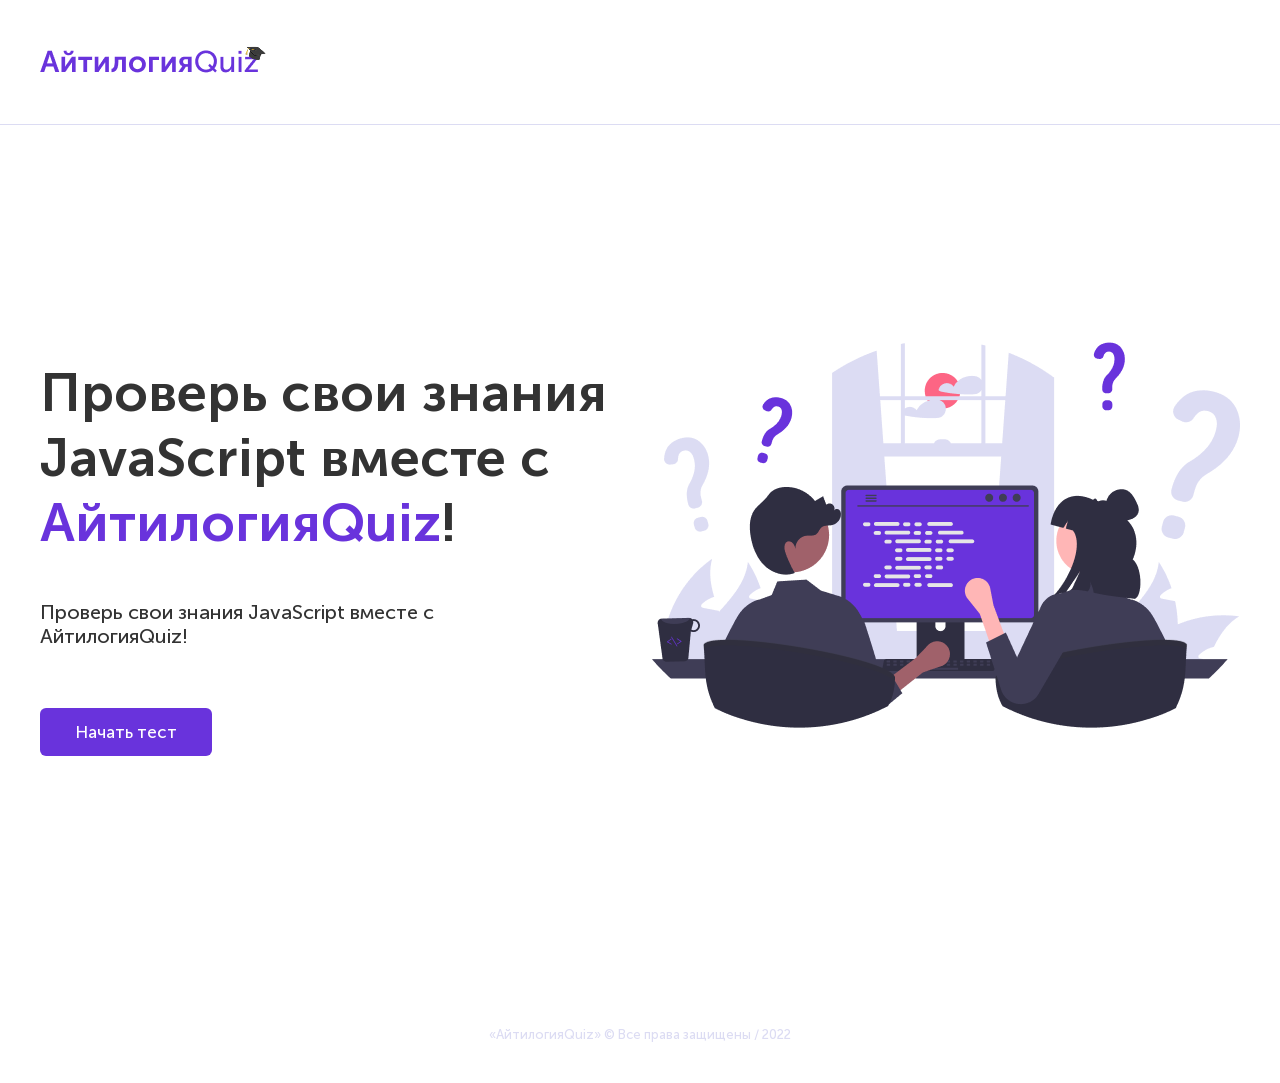
<file: index.html>
<!DOCTYPE html>
<html lang="ru">
<head>
    <meta charset="UTF-8">
    <title>Айтилогия Quiz</title>
    <link rel="stylesheet" href="styles/common.css">
    <link rel="stylesheet" href="styles/index.css">
</head>
<body>
<header class="header">
    <div class="container">
        <div class="logo">
            <img src="images/logo.png" alt="logotip">
        </div>
    </div>
</header>

<section class="main">
    <div class="container">
        <div class="main-content">
            <h1 class="big-title">Проверь свои знания JavaScript вместе с <span>АйтилогияQuiz</span>!</h1>
            <div class="main-description">Проверь свои знания JavaScript вместе с АйтилогияQuiz!</div>
            <div class="main-button">
                <a href="form.html" class="button">Начать тест</a>
            </div>
        </div>
        <div class="main-image">
            <img src="images/main-image.png" alt="main image">
        </div>
    </div>
</section>

<footer class="footer">«АйтилогияQuiz» © Все права защищены / 2022</footer>



</body>
</html>
</file>
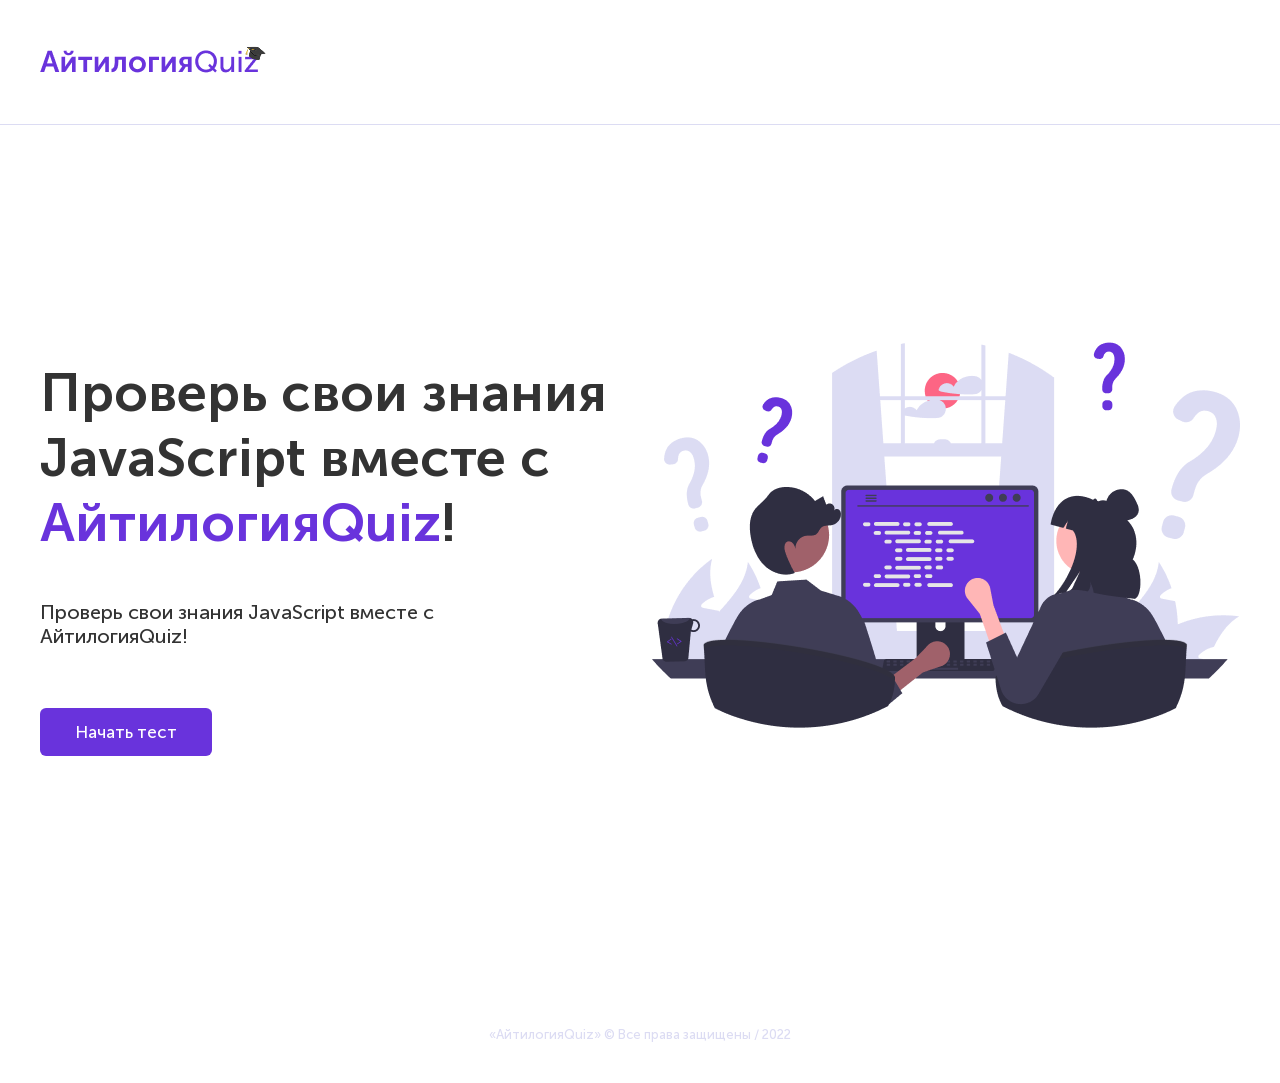
<file: answers.html>
<!DOCTYPE html>
<html lang="en">
<head>
    <meta charset="UTF-8">
    <title>Answers</title>
    <link rel="stylesheet" href="styles/common.css">
    <link rel="stylesheet" href="styles/answers.css">
</head>
<body>

<header class="header">
    <div class="container">
        <div class="logo">
            <img src="images/logo.png" alt="logotip">
        </div>
    </div>
</header>

<section class="answers">
    <div class="container">
        <div class="answers-test">
            <span class="answers-test-text">Результат прохождения теста</span>
            <img src="images/answers-arrow.png" alt="arrow">
            <span class="answer-test-name">Тест №1. “JavaScript: Начальный уровень”</span>
        </div>
        <div class="answers-content">
            <h1 class="big-title answers-content-title"><span>Правильные ответы</span> к тесту</h1>
            <div class="answers-questions">
                <div class="answer-question">
                    <div class="answer-question-title"><span>Вопрос 1:</span> Тут должен быть текст вопроса?</div>
                    <div class="answer-question-options">
                        <ul class="answer-question-options-ul">
                            <li class="test-question-option correct-answer"><span>Вариант ответа 1</span></li>
                            <li class="test-question-option"><span>Вариант ответа 2</span></li>
                            <li class="test-question-option"><span>Вариант ответа 3</span></li>
                            <li class="test-question-option"><span>Вариант ответа 4</span></li>
                        </ul>
                    </div>
                </div>

                <div class="answer-question">
                    <div class="answer-question-title"><span>Вопрос 2:</span> Тут должен быть текст вопроса?</div>
                    <div class="answer-question-options">
                        <ul class="answer-question-options-ul">
                            <li class="test-question-option wrong-answer"><span>Вариант ответа 1</span></li>
                            <li class="test-question-option"><span>Вариант ответа 2</span></li>
                            <li class="test-question-option"><span>Вариант ответа 3</span></li>
                            <li class="test-question-option"><span>Вариант ответа 4</span></li>
                        </ul>
                    </div>
                </div>

                <div class="answer-question">
                    <div class="answer-question-title"><span>Вопрос 3:</span> Тут должен быть текст вопроса?</div>
                    <div class="answer-question-options">
                        <ul class="answer-question-options-ul">
                            <li class="test-question-option"><span>Вариант ответа 1</span></li>
                            <li class="test-question-option"><span>Вариант ответа 2</span></li>
                            <li class="test-question-option"><span>Вариант ответа 3</span></li>
                            <li class="test-question-option correct-answer"><span>Вариант ответа 4</span></li>
                        </ul>
                    </div>
                </div>

                <div class="answer-question">
                    <div class="answer-question-title"><span>Вопрос 4:</span> Тут должен быть текст вопроса?</div>
                    <div class="answer-question-options">
                        <ul class="answer-question-options-ul">
                            <li class="test-question-option"><span>Вариант ответа 1</span></li>
                            <li class="test-question-option"><span>Вариант ответа 2</span></li>
                            <li class="test-question-option wrong-answer"><span>Вариант ответа 3</span></li>
                            <li class="test-question-option"><span>Вариант ответа 4</span></li>
                        </ul>
                    </div>
                </div>

                <div class="answer-question">
                    <div class="answer-question-title"><span>Вопрос 5:</span> Тут должен быть текст вопроса?</div>
                    <div class="answer-question-options">
                        <ul class="answer-question-options-ul">
                            <li class="test-question-option"><span>Вариант ответа 1</span></li>
                            <li class="test-question-option correct-answer"><span>Вариант ответа 2</span></li>
                            <li class="test-question-option"><span>Вариант ответа 3</span></li>
                            <li class="test-question-option"><span>Вариант ответа 4</span></li>
                        </ul>
                    </div>
                </div>

                </div>
            </div>
        <div class="answers-link-back">
            <a href="#">Обратно к моему результату теста <img class="arrow-answers" src="images/arrow-answers.png" alt="arrow"></a>
        </div>
        </div>
    </div>

    </div>
</section>

<footer class="footer">«АйтилогияQuiz» © Все права защищены / 2022</footer>

<script src="scripts/common.js"></script>
<script src="scripts/answers.js"></script>

</body>
</html>
</file>
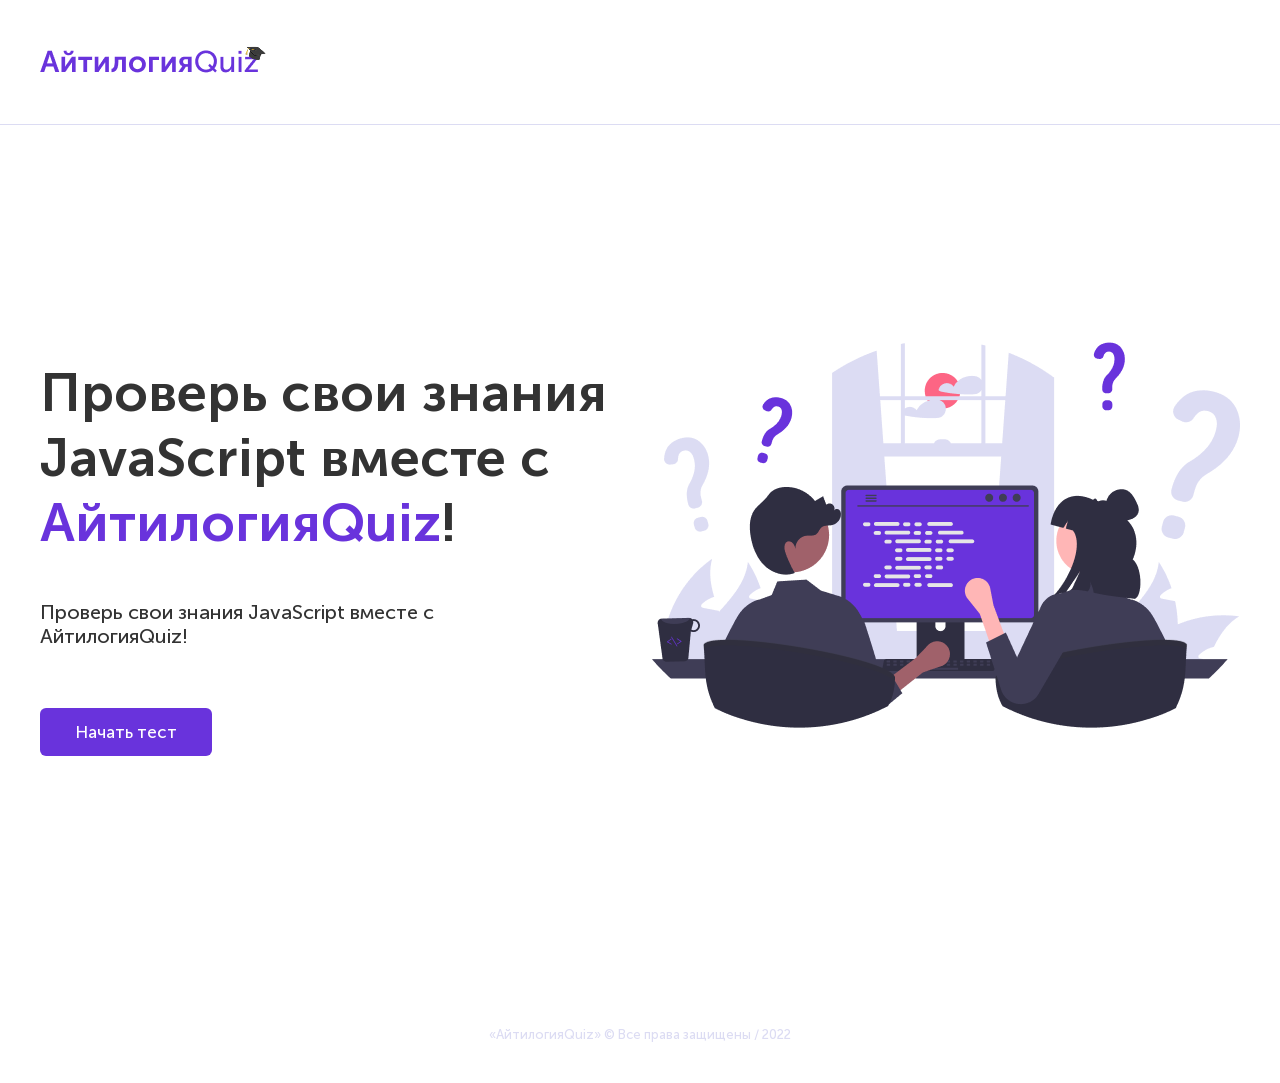
<file: choice.html>
<!DOCTYPE html>
<html lang="en">
<head>
    <meta charset="UTF-8">
    <title>Choice</title>
    <link rel="stylesheet" href="styles/common.css">
    <link rel="stylesheet" href="styles/choice.css">
</head>
<body>
<header class="header">
    <div class="container">
        <div class="logo">
            <img src="images/logo.png" alt="logotip">
        </div>
    </div>
</header>

<section class="choice">
    <div class="container">
        <div class="choice-content">
            <h1 class="choice-title common-title">Выберите <span>тему теста</span></h1>
            <div class="choice-description">Чтобы начать тест, выберите одну из предложенных ниже тем.</div>
            <div class="choice-options" id="choice-options">
                <!--            <div class="choice-option">-->
                <!--                <div class="choice-option-text">Тест №1. “JavaScript: Начальный уровень”</div>-->
                <!--                <div class="choice-option-arrow">-->
                <!--                    <img src="images/arrow.png" alt="arrow">-->
                <!--                </div>-->
                <!--            </div>-->
                <!--            <div class="choice-option">-->
                <!--                <div class="choice-option-text">Тест №2. “JavaScript: Продвинутый уровень”</div>-->
                <!--                <div class="choice-option-arrow">-->
                <!--                    <img src="images/arrow.png" alt="arrow">-->
                <!--                </div>-->
                <!--            </div>-->
                <!--            <div class="choice-option">-->
                <!--                <div class="choice-option-text">Тест №3. “JavaScript: Профессиональный уровень”</div>-->
                <!--                <div class="choice-option-arrow">-->
                <!--                    <img src="images/arrow.png" alt="arrow">-->
                <!--                </div>-->
            </div>
        </div>
        <div class="choice-image">
            <img src="images/choice-image.png" alt="people">
        </div>
    </div>

    </div>
</section>

<footer class="footer">«АйтилогияQuiz» © Все права защищены / 2022</footer>

<script src="scripts/common.js"></script>
<script src="scripts/choice.js"></script>

</body>
</html>
</file>
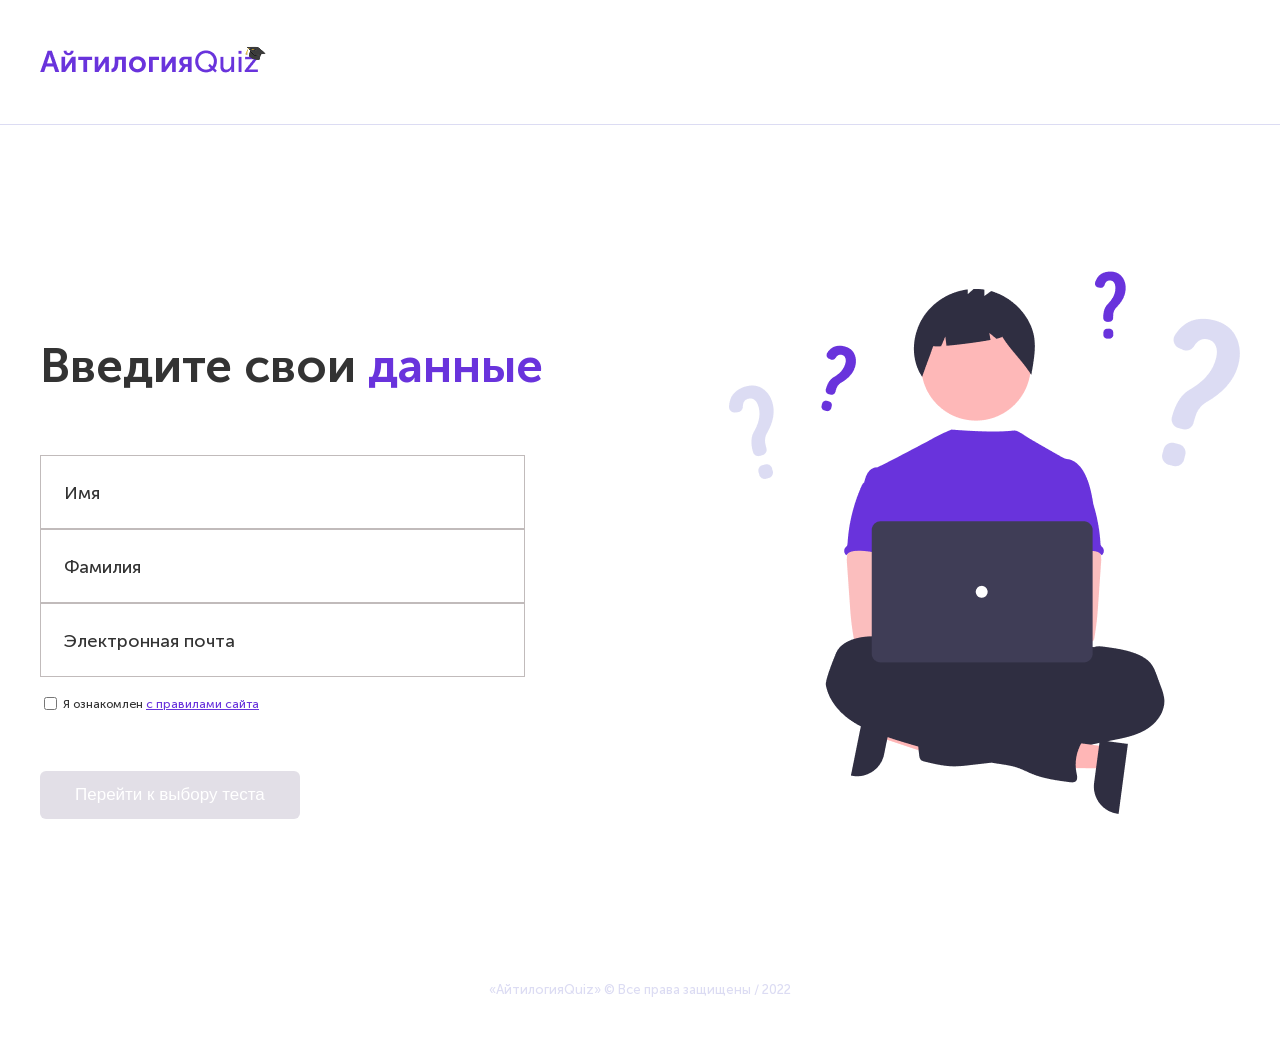
<file: form.html>
<!DOCTYPE html>
<html lang="en">
<head>
    <meta charset="UTF-8">
    <title>Registration</title>
    <link rel="stylesheet" href="styles/common.css">
    <link rel="stylesheet" href="styles/form.css">
</head>
<body>
<header class="header">
    <div class="container">
        <div class="logo">
            <img src="images/logo.png" alt="logotip">
        </div>
    </div>
</header>

<section class="form">
    <div class="container">
        <div class="form-content">
            <h1 class="form-title common-title">Введите свои <span>данные</span></h1>
            <div class="form-ditales">
                <div class="form-group">
                    <input type="text" class="form-input" id="name" required>
                    <label for="name" class="form-label">Имя</label>
                </div>
                <div class="form-group">
                    <input type="text" class="form-input" id="last-name" required>
                    <label for="last-name" class="form-label">Фамилия</label>
                </div>
                <div class="form-group">
                    <input type="text" class="form-input" id="email" required>
                    <label for="email" class="form-label">Электронная почта</label>
                </div>
                <div class="form-agree">
                    <input type="checkbox" id="agree" required>
                    <label for="agree">
                        Я ознакомлен <a href="#">с правилами сайта</a>
                    </label>
                </div>
                <div class="form-button">
                    <button class="button" id="process" disabled>Перейти к выбору теста</button>
                </div>
            </div>
        </div>
        <div class="form-image">
            <img src="images/info-image.png" alt="programmer">
        </div>
    </div>


</section>

<footer class="footer">«АйтилогияQuiz» © Все права защищены / 2022</footer>

<script src="scripts/form.js"></script>

</body>
</html>
</file>
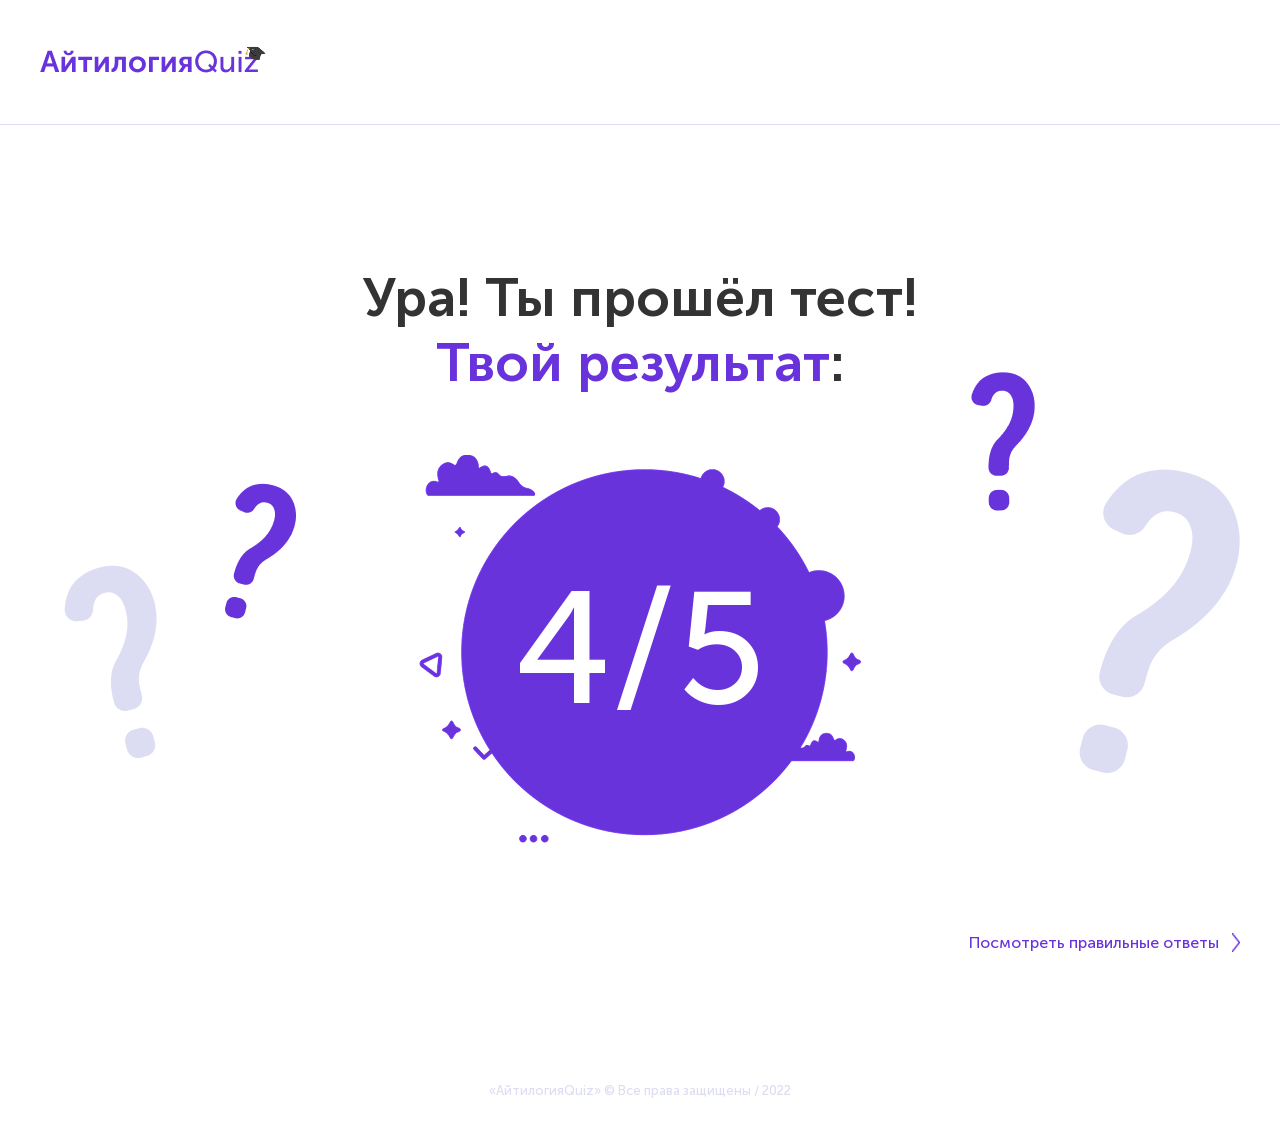
<file: result.html>
<!DOCTYPE html>
<html lang="en">
<head>
    <meta charset="UTF-8">
    <title>Результат</title>
    <link rel="stylesheet" href="styles/common.css">
    <link rel="stylesheet" href="styles/result.css">
</head>
<body>
<header class="header">
    <div class="container">
        <div class="logo">
            <img src="images/logo.png" alt="logotip">
        </div>
    </div>
</header>

<section class="result">
    <div class="container">
        <div class="result-image">
            <img src="images/question-marks.png" alt="questions">
        </div>
        <div class="result-title big-title">
            Ура! Ты прошёл тест! <span>Твой результат</span>:
        </div>
        <div class="result-score">
            4/5
        </div>
        <div class="watch-right-answers">
            <a href="#" class="links" id="watch-right-answers">Посмотреть правильные ответы <img src="images/arrow-result.png" alt="arrow"></a>
        </div>
    </div>
</section>

<footer class="footer">«АйтилогияQuiz» © Все права защищены / 2022</footer>

<script src="scripts/common.js"></script>
<script src="scripts/results.js"></script>

</body>
</html>
</file>
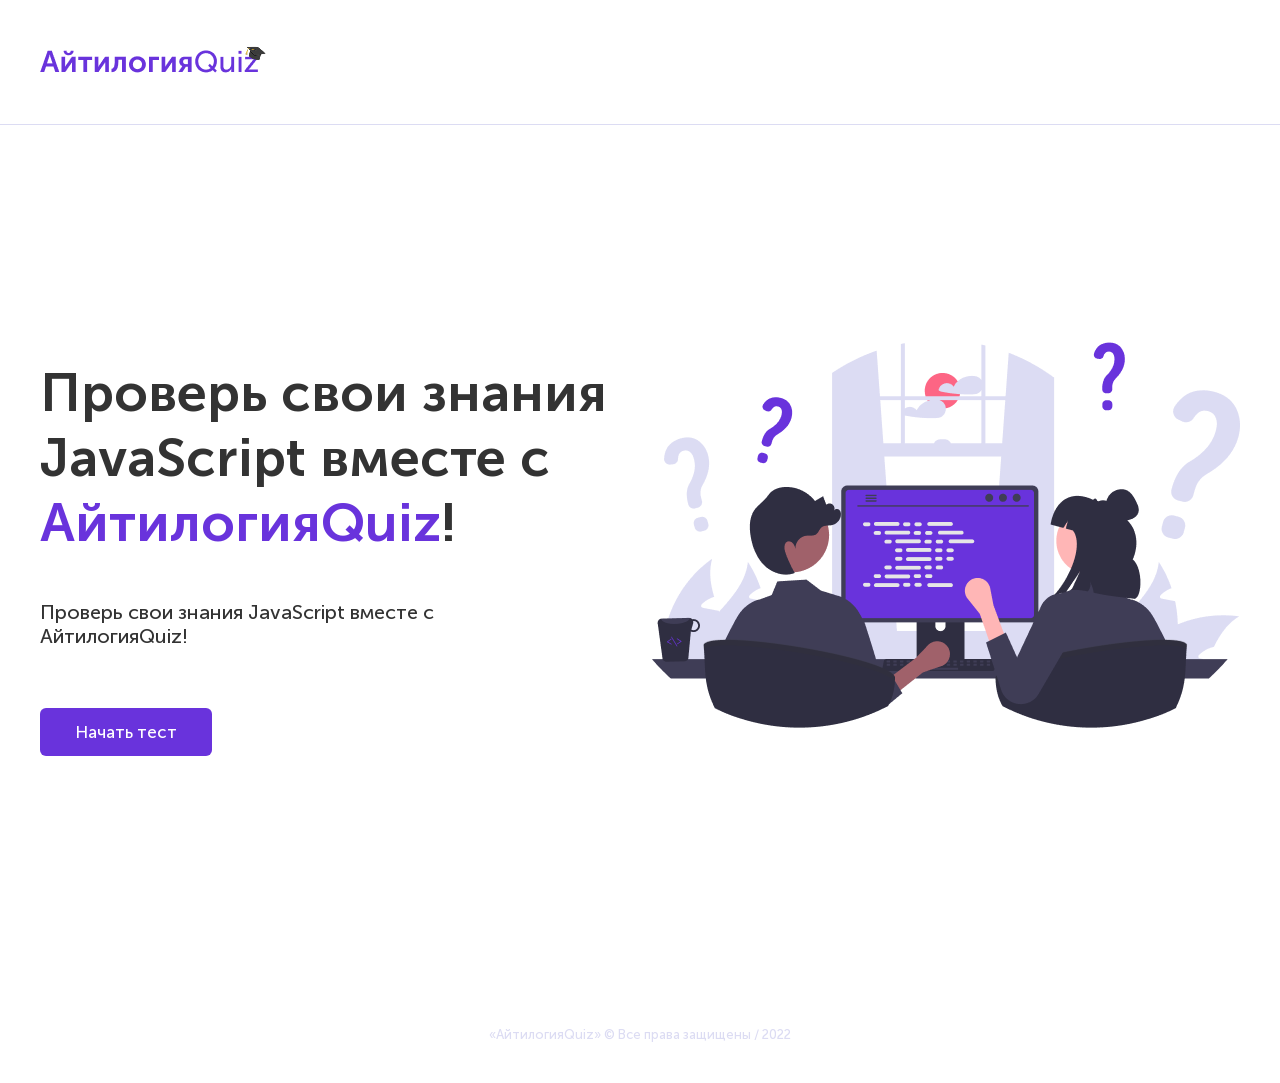
<file: test.html>
<!DOCTYPE html>
<html lang="en">
<head>
    <meta charset="UTF-8">
    <title>Решение теста</title>
    <link rel="stylesheet" href="styles/common.css">
    <link rel="stylesheet" href="styles/test.css">
</head>
<body>

<header class="header">
    <div class="container">
        <div class="logo">
            <img src="images/logo.png" alt="logotip">
        </div>
    </div>
</header>

<section class="test">
    <div class="container">
        <div class="test-pre-title" id="pre-title">Тест №1. “JavaScript: Начальный уровень”</div>
        <div class="test-progress-bar" id="progress-bar">
<!--            <div class="test-progress-bar-item complete">-->
<!--                <div class="test-progress-bar-item-circle "></div>-->
<!--                <div class="test-progress-bar-item-text ">Вопрос 1</div>-->
<!--            </div>-->
<!--            <div class="test-progress-bar-item active">-->
<!--                <div class="test-progress-bar-item-circle"></div>-->
<!--                <div class="test-progress-bar-item-text">Вопрос 2</div>-->
<!--            </div>-->
<!--            <div class="test-progress-bar-item">-->
<!--                <div class="test-progress-bar-item-circle"></div>-->
<!--                <div class="test-progress-bar-item-text">Вопрос 3</div>-->
<!--            </div>-->
<!--            <div class="test-progress-bar-item">-->
<!--                <div class="test-progress-bar-item-circle"></div>-->
<!--                <div class="test-progress-bar-item-text">Вопрос 4</div>-->
<!--            </div>-->
<!--            <div class="test-progress-bar-item">-->
<!--                <div class="test-progress-bar-item-circle"></div>-->
<!--                <div class="test-progress-bar-item-text">Вопрос 5</div>-->
<!--            </div>-->
        </div>
        <div class="test-question">
            <div class="test-question-title" id="title">
                <span>Вопрос 2:</span> Тут должен быть текст вопроса?
            </div>
            <div class="test-question-options" id="options">
<!--                <div class="test-question-option">-->
<!--                    <input type="radio" id="answer-one" name="answer">-->
<!--                    <label for="answer-one">Вариант ответа 1</label>-->
<!--                </div>-->
<!--                <div class="test-question-option">-->
<!--                    <input type="radio" id="answer-two" name="answer">-->
<!--                    <label for="answer-one">Вариант ответа 2</label>-->
<!--                </div>-->
<!--                <div class="test-question-option">-->
<!--                    <input type="radio" id="answer-three" name="answer">-->
<!--                    <label for="answer-one">Вариант ответа 3</label>-->
<!--                </div>-->
<!--                <div class="test-question-option">-->
<!--                    <input type="radio" id="answer-four" name="answer">-->
<!--                    <label for="answer-one">Вариант ответа 4</label>-->
<!--                </div>-->
            </div>
        </div>
        <div class="test-actions">
            <div class="test-previous-action">
                <button class="button button-transparent" id="prev" disabled>Назад</button>
            </div>
            <div class="test-time">
                <div class="test-time-text">Осталось времени:</div>
                <div class="test-time-clock" id="timer">59</div>
            </div>
            <div class="test-next-action">
                <button id="next" class="button button-transparent" disabled>Дальше</button>
            </div>
        </div>
        <div class="links pass-question">
            <a href="javascript:void(0)" id="pass">Пропустить вопрос <img src="images/arrow-test.png" alt="arrow"></a>
        </div>
    </div>

</section>

<footer class="footer">«АйтилогияQuiz» © Все права защищены / 2022</footer>

<script src="scripts/common.js"></script>
<script src="scripts/test.js"></script>

</body>
</html>
</file>
<file: styles/common.css>
body {
    margin: 0;
    font-family: "Museo Sans Cyrl", sans-serif;
    color: #333;
}

@font-face {
    src: url("../fonts/museosanscyrl-500.ttf");
    font-family: "Museo Sans Cyrl";
}

@font-face {
    src: url("../fonts/museosanscyrl-700.ttf");
    font-family: "Museo Sans Cyrl Bold";
}

.header {
    padding: 42px 0 40px;
    border-bottom: 1px solid #DCDCF3;
}

a {
    color: #6933dc;
}

.container {
    max-width: 1200px;
    margin: 0 auto;
}

.button {
    font-size: 17px;
    color: #fff;
    line-height: 20px;
    background: #6933dc;
    border-radius: 6px;
    padding: 14px 35px;
    border: 0;
    cursor: pointer;
    transition: .4s;
    text-decoration: none;
}

a.button {
    display: inline-block;
}


.button:hover {
    background: #5429ad;
}

.button:disabled {
    background-color: #e2dfe7;
    cursor: not-allowed;
}


.button-transparent {
    background: transparent;
    color: #6933dc;
    border: 1px solid #6933dc;
}

.button-transparent:hover {
    background: #6933dc;
    color: white;
}

.button-transparent:disabled {
    background: transparent;
    color: #e2dfe7;
    border: 1px solid #e2dfe7;
}

.common-title {
    font-family: Museo Sans Cyrl Bold, sans-serif;
    font-size: 48px;
    color: #333;
    line-height: 58px;
}

.common-title span {
    color: #6933dc;
}

.big-title {
    font-family: Museo Sans Cyrl Bold, sans-serif;
    font-size: 54px;
    line-height: 65px;
}

.big-title span {
    color: #6933dc;
}

.links {
    display: flex;
    justify-content: flex-end;
    margin-top: 10px;
    text-decoration: none;
}

.links img {

}

.footer {
    text-align: center;
    padding: 40px 0;
    font-size: 13px;
    line-height: 16px;
    color: #DCDCF3;
}
</file>
<file: styles/index.css>
.main {
    padding-top: 190px;
    padding-bottom: 231px;
}

.main .container {
    display: flex;
    align-items: center;
    justify-content: space-between;
}

.main-content {
    max-width: 588px;
}


.main-description {
    margin-top: 40px;
    font-size: 20px;
    max-width: 486px;
}

.main-button {
    margin-top: 60px;
}
</file>
<file: styles/answers.css>
ul {
    margin: 0;

}

.answers-test {
    margin-top: 20px;
    font-size: 20px;
}

.answers-test-text {

    color: #dcdcf3;
}

.answer-test-name {
    color: #6933DC;
}

.answers-test img {
    margin: 0 4px;
}

.answers-content-title {
    margin: 60px 0;
}

.answers-questions > *:not(:last-child) {
    margin-bottom: 60px;
}

.answer-question-title {
    font-weight: 600;
    font-size: 36px;
    color: #333;
}

.answer-question-title span {
    color: #6933dc;
}

.answer-question-options {
    margin-top: 20px;
}

.answer-question-options-ul {
    list-style: url("../images/radiobutton.png");
    padding-left: 27px;
}

.test-question-option {
    list-style-type: disc;
    padding-top: 20px;
    padding-left: 13px;
    font-weight: 400;
    font-size: 20px;
    color: #333;
}

.test-question-option span {
    position: relative;
    top: -4px;
}

.correct-answer {
    list-style: url("../images/radiobutton-green.png");
    color: #5FDC33;
}

.wrong-answer {
    list-style: url("../images/radiobutton-red.png");
    color: #DC3333;
}

.answers-link-back {
    text-align: right;
}

.arrow-answers {
    margin-left: 13px;
}
</file>
<file: styles/choice.css>
.choice {
    padding-top: 108px;
    padding-bottom: 227px;
}

.choice .container {
    display: flex;
    align-items: center;
    justify-content: space-between;
}

.choice-content {
    max-width: 583px;
}

.choice-description {
    margin-top: 40px;
    font-size: 18px;
    line-height: 22px;
}

.choice-options {
    margin-top: 60px;
    width: 588px;
}

.choice-option {
    background: #FFF;
    border: 1px solid #C1BBBB;
    padding: 26px 70px 26px 40px;
    font-size: 18px;
    line-height: 22px;
    position: relative;
    transition: .2s ease all;
}

.choice-option:hover {
    border-left: 5px solid #6933dc;
    cursor: pointer;
    color: #6933dc;
    font-family: "Museo Sans Cyrl Bold", sans-serif;
}

.choice-option-arrow {
    position: absolute;
    right: 40px;
    top: 27px;
    display: none;
}

.choice-option:hover .choice-option-arrow {
    display: block;
}
</file>
<file: styles/form.css>
.form {
    padding-top: 143px;
    padding-bottom: 123px;
}

.form .container {
    display: flex;
    align-items: flex-end;
    justify-content: space-between;
}


.form-content {
    max-width: 504px;
}


.form-ditales {
    margin-top: 60px;
    max-width: 485px;
}

.form-agree {
    margin-top: 15px;
    font-weight: 400;
    font-size: 12px;
    color: #333;
}

.form-agree input {
    top: 2px;
    position: relative;
}

.form-agree input,
.form-agree label {
    cursor: pointer;
}

.form-button {
    margin-top: 60px;
}

.form-group {
    background: #FFF;
    border: 1px solid #C1BBBB;
    padding: 12px 23px 13px 23px;
    width: 485px;
    height: 74px;
    box-sizing: border-box;
    position: relative;
    transition: .2s ease all;
}

.form-input {
    border: 0;
    outline: 0;
    width: 100%;
    height: 100%;
    padding: 0;
    font-size: 18px;
    line-height: 22px;
    color: #6933dc;
    font-family: "Museo Sans Cyrl Bold", sans-serif;
}

.form-label {
    font-size: 18px;
    line-height: 22px;
    color: #333333;
    position: absolute;
    left: 23px;
    top: 26px;
    transition: .2s ease all;
}

.form-input:focus ~ .form-label,
.form-input:not(:focus):valid ~ .form-label {
    top: 12px;
}

.form-input:valid,
.form-input:focus {
    margin-top: 27px;
    height: auto;
}

.form-group:focus-within {
    border-left: 5px solid #6933dc;
}
</file>
<file: styles/result.css>
.result {
    padding-top: 140px;
    padding-bottom: 91px;
    text-align: center;
}

.result .container {
    display: flex;
    align-items: center;
    flex-direction: column;
    position: relative;
}


.result-image {
    position: absolute;
    top: 100px;
    z-index: -1;
}

.result-title {
    max-width: 588px;
    margin-bottom: 60px;
}

.result-score {
    background-image: url("../images/result-image.png");
    background-size: cover;
    background-position: center;
    width: 480px;
    height: 388px;
    display: flex;
    align-items: center;
    justify-content: center;
    font-size: 158px;
    line-height: 190px;
    color: #FFFFFF;
    font-family: "Museo Sans Cyrl", sans-serif;
}

.watch-right-answers {
    margin-top: 80px;
    align-self: flex-end;
}

.watch-right-answers a img {
    margin-left: 13px;
}
</file>
<file: styles/test.css>
.test {
    padding-top: 20px;
    padding-bottom: 50px;
}

.test-pre-title {
    font-size: 20px;
    color: #dcdcf3;
    line-height: 24px;
}

.test-progress-bar {
    margin-top: 60px;
    margin-bottom: 80px;
    display: flex;
}

.test-question-title {
    font-size: 36px;
    font-family: "Museo Sans Cyrl Bold", sans-serif;
    line-height: 43px;
    font-weight: 600;
}

.test-question-title span {
    color: #6933dc;
}

.test-question-options {
    margin-top: 58px;
    min-height: 344px;
}

.test-question-option {
    font-size: 20px;
    line-height: 24px;
    margin-bottom: 20px;
    display: flex;
}

.test-question-option label {
    cursor: pointer;
}

.test-actions {
    display: flex;
    align-items: center;
    justify-content: space-between;
}

.test-time {
    display: flex;
    align-items: center;
}

.test-time-text {
    line-height: 20px;
    font-size: 17px;
    color: #6933dc;
    margin-right: 15px;
}

.test-time-clock {
    background-image: url('../images/time.png');
    background-size: cover;
    background-position: center;
    width: 27px;
    height: 29px;
    font-size: 10px;
    text-align: center;
    line-height: 28px;
}



.pass-question a {
    font-size: 17px;
    line-height: 20px;
    color: #6933dc;
    text-decoration: none;
    display: flex;
    align-items: center;
}

.pass-question a:hover {
    text-decoration: underline;
}

.pass-question a img {
    margin-left: 13px;
}

input[type="radio"] {
    appearance: none;
    -webkit-appearance: none;
    width: 20px;
    height: 20px;
    border: 3px solid #6933dc;
    border-radius: 50%;
    margin: 0 13px 0 0;
    transform: translateY(2px);

    display: grid;
    place-content: center;
}

input[type="radio"]::before {
    content: " ";
    width: 10px;
    height: 10px;
    border-radius: 50%;
    box-shadow: inset 10px 10px #6933dc;
    transition: .2s ease transform;
    transform: scale(0) translateY(2px);

}

input[type="radio"]:checked:before {
    transform: scale(1);
}

.test-progress-bar-item {
    display: flex;
    flex-direction: column;
    align-items: center;
    position: relative;
}

.test-progress-bar-item:not(:first-child) {
    margin-left: 130px;
}

.test-progress-bar-item:not(:last-child)::before {
    content: "";
    z-index: -1;
    position: absolute;
    width: 184px;
    background: #dcdcf3;
    height: 6px;
    left: 28px;
    top: 10px;
}

.test-progress-bar-item.complete:not(:last-child)::before {
    background: #6933dc;
}

.test-progress-bar-item-circle {
    border-radius: 50%;
    background: #dcdcf3;
    width: 26px;
    height: 26px;
}

.test-progress-bar-item-text {
    font-size: 13px;
    line-height: 16px;
    margin-top: 10px;
}

.test-progress-bar-item.complete .test-progress-bar-item-circle,
.test-progress-bar-item.active .test-progress-bar-item-circle {
    background: #6933dc;
}

.test-progress-bar-item.active::after {
    content: "";
    border-radius: 50%;
    position: absolute;
    z-index: 1;
    width: 14px;
    height: 14px;
    background: #DCDCF3;
    top: 6px;
}
</file>
